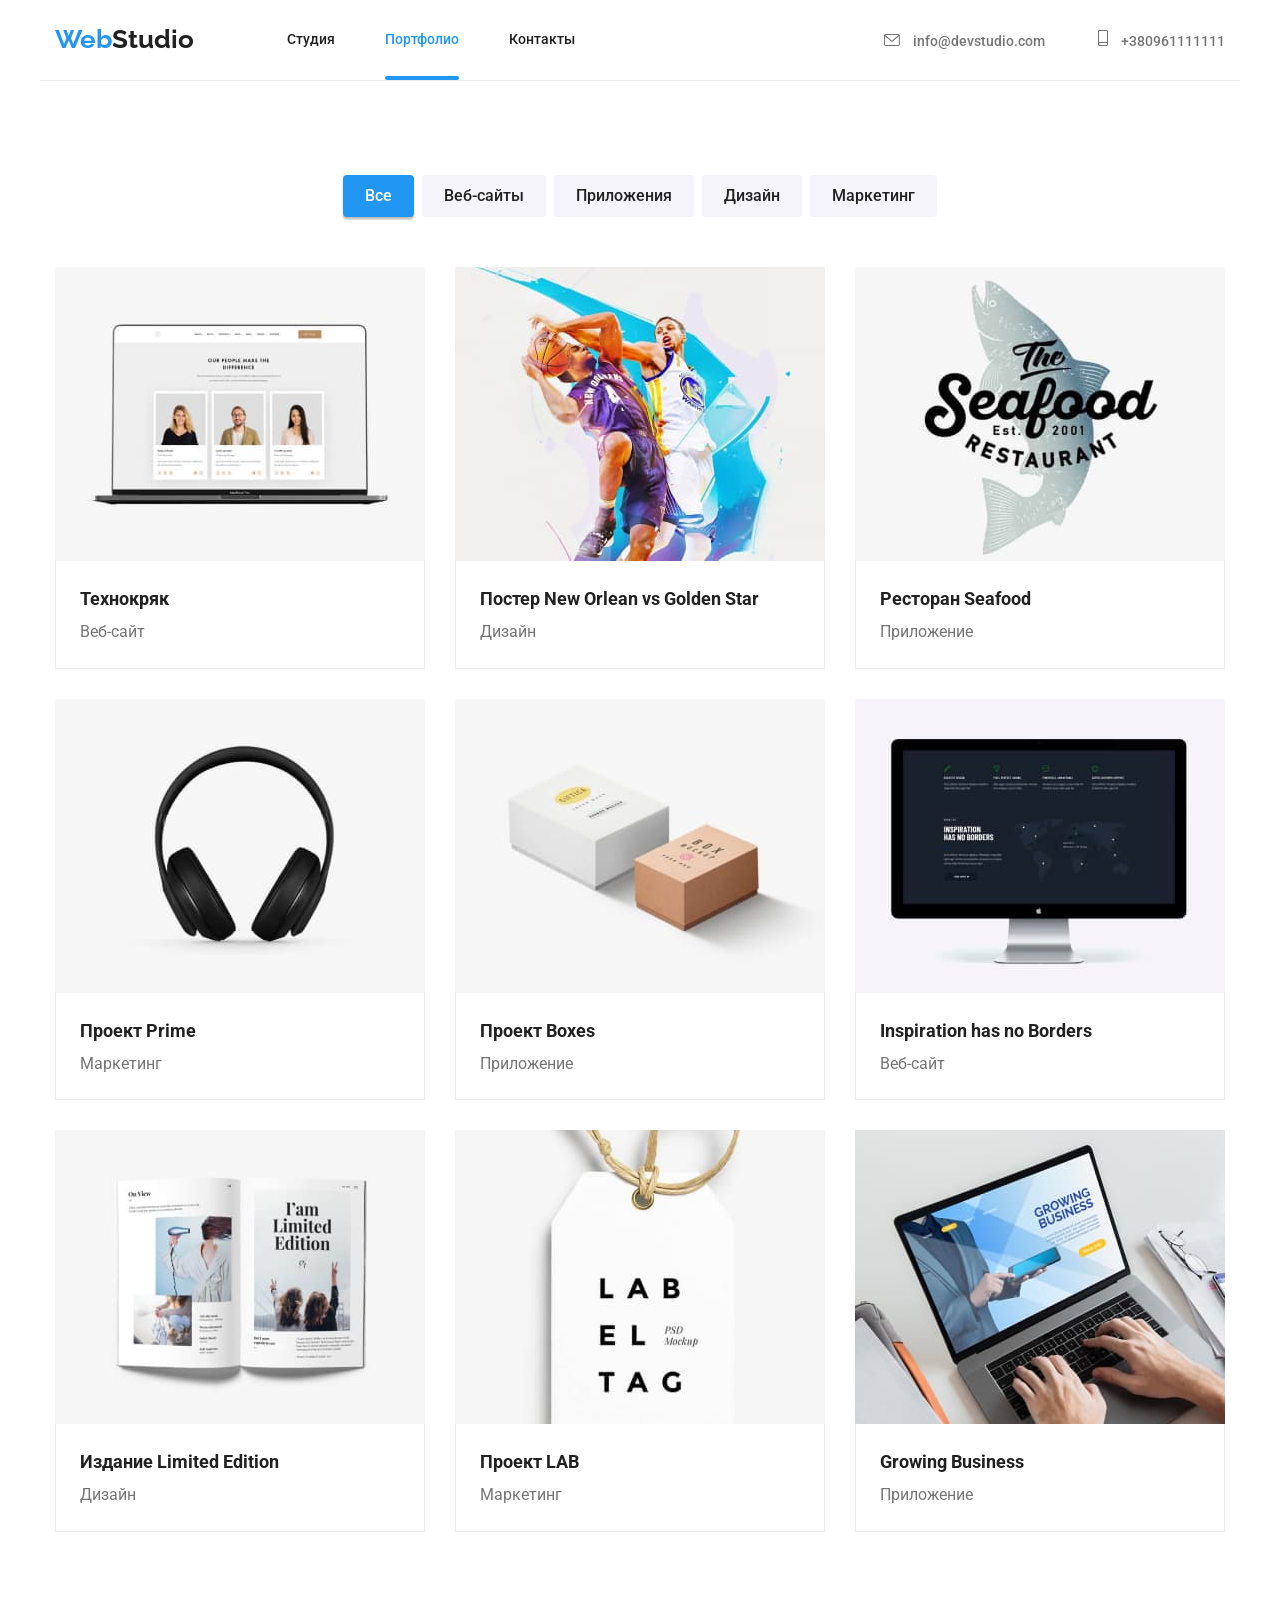
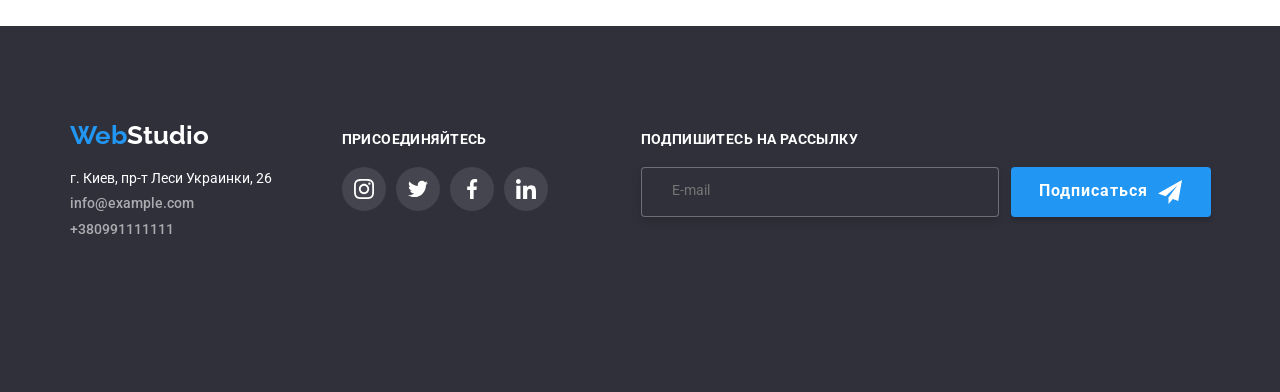
<file: portfolio.html>
<!DOCTYPE html>
<html lang="ru">
  <head>
    <meta charset="UTF-8" />
    <meta http-equiv="X-UA-Compatible" content="IE=edge" />
    <meta name="viewport" content="width=device-width, initial-scale=1.0" />
    <title>Document</title>
    <link rel="preconnect" href="https://fonts.googleapis.com" />
    <link rel="preconnect" href="https://fonts.gstatic.com" crossorigin />
    <link
      href="https://fonts.googleapis.com/css2?family=Raleway:wght@700&family=Roboto:wght@400;500;700;900&display=swap"
      rel="stylesheet"
    />
    <link
      rel="stylesheet"
      href="https://cdnjs.cloudflare.com/ajax/libs/modern-normalize/1.1.0/modern-normalize.min.css"
    />
    <link rel="stylesheet" href="./css/main.min.css" />
  </head>
  <body>
    <!-- Шапка страницы -->
    <header class="page-header">
      <div class="container page-header__container">
        <a href="./index.html" class="page-header__logo logo">
          <span class="logo__part">Web</span>Studio</a
        >
        <nav class="nav">
          <ul class="nav__list list">
            <li class="nav__item">
              <a href="./index.html" class="nav__link">Студия</a>
            </li>
            <li class="nav__item">
              <a href="./portfolio.html" class="nav__link nav__link--current">Портфолио</a>
            </li>
            <li class="nav__item"><a href="" class="nav__link">Контакты</a></li>
          </ul>
        </nav>
        <div class="contacts header-contacts">
          <a
            href="mailto:info@devstudio.com"
            class="contacts__link header-contacts__contacts__link"
          >
            <svg class="contacts__icon" width="16" height="12">
              <use href="./images/symbol-defs.svg#envelope"></use>
            </svg>
            info@devstudio.com</a
          >
          <a href="tel:+380961111111" class="contacts__link header-contacts__contacts__link">
            <svg class="contacts__icon" width="10" height="16">
              <use href="./images/symbol-defs.svg#smartphone"></use>
            </svg>
            +380961111111
          </a>
        </div>
      </div>
    </header>
    <main>
      <!--Фильтр-->
      <section class="filter section">
        <div class="container">
          <h1 hidden>Портфолио</h1>
          <ul class="list filter__container">
            <li class="filter__link">
              <button type="button" class="filter__button filter__button--accent">Все</button>
            </li>
            <li class="filter__link">
              <button type="button" class="filter__button">Веб-сайты</button>
            </li>
            <li class="filter__link">
              <button type="button" class="filter__button">Приложения</button>
            </li>
            <li class="filter__link">
              <button type="button" class="filter__button">Дизайн</button>
            </li>
            <li class="filter__link">
              <button type="button" class="filter__button">Маркетинг</button>
            </li>
          </ul>
          <!--Портфолио-->
          <ul class="list portfolio container">
            <li class="portfolio__item">
              <a href="" class="portfolio__link">
                <div class="overflow-hidden">
                  <img src="./images/Pimg1.jpg" alt="Фото сайта" width="370" />
                  <div class="overlay">
                    <p class="overlay__descr">
                      Ресурс предлагает комплексные предложения с разным уровнем функционала и
                      сервисов. Все это позволит посетителю получить исчерпывающие сведения о
                      компании или частном лице.
                    </p>
                  </div>
                </div>
                <div class="portfolio__wrapper">
                  <h2 class="portfolio__title">Технокряк</h2>
                  <p>Веб-сайт</p>
                </div>
              </a>
            </li>
            <li class="portfolio__item">
              <a href="" class="portfolio__link">
                <div class="overflow-hidden">
                  <img src="./images/Pimg2.jpg" alt="Два баскетболиста" width="370" />
                  <div class="overlay">
                    <p class="overlay__descr">
                      Ресурс предлагает комплексные предложения с разным уровнем функционала и
                      сервисов. Все это позволит посетителю получить исчерпывающие сведения о
                      компании или частном лице.
                    </p>
                  </div>
                </div>
                <div class="portfolio__wrapper">
                  <h2 class="portfolio__title">
                    Постер <span lang="en">New Orlean vs Golden Star</span>
                  </h2>
                  <p>Дизайн</p>
                </div>
              </a>
            </li>
            <li class="portfolio__item">
              <a href="" class="portfolio__link">
                <div class="overflow-hidden">
                  <img src="./images/Pimg3.jpg" alt="Логотип ресторана" width="370" />
                  <div class="overlay">
                    <p class="overlay__descr">
                      Ресурс предлагает комплексные предложения с разным уровнем функционала и
                      сервисов. Все это позволит посетителю получить исчерпывающие сведения о
                      компании или частном лице.
                    </p>
                  </div>
                </div>
                <div class="portfolio__wrapper">
                  <h2 class="portfolio__title">Ресторан <span lang="en">Seafood</span></h2>
                  <p>Приложение</p>
                </div>
              </a>
            </li>
            <li class="portfolio__item">
              <a href="" class="portfolio__link">
                <div class="overflow-hidden">
                  <img src="./images/Pimg4.jpg" alt="Наушники" width="370" />
                  <div class="overlay">
                    <p class="overlay__descr">
                      Ресурс предлагает комплексные предложения с разным уровнем функционала и
                      сервисов. Все это позволит посетителю получить исчерпывающие сведения о
                      компании или частном лице.
                    </p>
                  </div>
                </div>
                <div class="portfolio__wrapper">
                  <h2 class="portfolio__title">Проект <span lang="en">Prime</span></h2>
                  <p>Маркетинг</p>
                </div>
              </a>
            </li>
            <li class="portfolio__item">
              <a href="" class="portfolio__link">
                <div class="overflow-hidden">
                  <img src="./images/Pimg5.jpg" alt="Коробки" width="370" />
                  <div class="overlay">
                    <p class="overlay__descr">
                      Ресурс предлагает комплексные предложения с разным уровнем функционала и
                      сервисов. Все это позволит посетителю получить исчерпывающие сведения о
                      компании или частном лице.
                    </p>
                  </div>
                </div>
                <div class="portfolio__wrapper">
                  <h2 class="portfolio__title">Проект <span lang="en">Boxes</span></h2>
                  <p>Приложение</p>
                </div>
              </a>
            </li>
            <li class="portfolio__item">
              <a href="" class="portfolio__link">
                <div class="overflow-hidden">
                  <img src="./images/Pimg6.jpg" alt="Монитор" width="370" />
                  <div class="overlay">
                    <p class="overlay__descr">
                      Ресурс предлагает комплексные предложения с разным уровнем функционала и
                      сервисов. Все это позволит посетителю получить исчерпывающие сведения о
                      компании или частном лице.
                    </p>
                  </div>
                </div>
                <div class="portfolio__wrapper">
                  <h2 class="portfolio__title" lang="en">Inspiration has no Borders</h2>
                  <p>Веб-сайт</p>
                </div>
              </a>
            </li>
            <li class="portfolio__item">
              <a href="" class="portfolio__link">
                <div class="overflow-hidden">
                  <img src="./images/Pimg7.jpg" alt="Фото журнала" width="370" />
                  <div class="overlay">
                    <p class="overlay__descr">
                      Ресурс предлагает комплексные предложения с разным уровнем функционала и
                      сервисов. Все это позволит посетителю получить исчерпывающие сведения о
                      компании или частном лице.
                    </p>
                  </div>
                </div>
                <div class="portfolio__wrapper">
                  <h2 class="portfolio__title">Издание <span lang="en">Limited Edition</span></h2>
                  <p>Дизайн</p>
                </div>
              </a>
            </li>
            <li class="portfolio__item">
              <a href="" class="portfolio__link">
                <div class="overflow-hidden">
                  <img src="./images/Pimg8.jpg" alt="Фото бирки" width="370" />
                  <div class="overlay">
                    <p class="overlay__descr">
                      Ресурс предлагает комплексные предложения с разным уровнем функционала и
                      сервисов. Все это позволит посетителю получить исчерпывающие сведения о
                      компании или частном лице.
                    </p>
                  </div>
                </div>
                <div class="portfolio__wrapper">
                  <h2 class="portfolio__title">Проект <span lang="en">LAB</span></h2>
                  <p>Маркетинг</p>
                </div>
              </a>
            </li>
            <li class="portfolio__item">
              <a href="" class="portfolio__link">
                <div class="overflow-hidden">
                  <img src="./images/Pimg9.jpg" alt="Фото ноутбука" width="370" />
                  <div class="overlay">
                    <p class="overlay__descr">
                      Ресурс предлагает комплексные предложения с разным уровнем функционала и
                      сервисов. Все это позволит посетителю получить исчерпывающие сведения о
                      компании или частном лице.
                    </p>
                  </div>
                </div>
                <div class="portfolio__wrapper">
                  <h2 class="portfolio__title" lang="en">Growing Business</h2>
                  <p>Приложение</p>
                </div>
              </a>
            </li>
          </ul>
        </div>
      </section>
    </main>
    <!-- Футер -->
    <footer class="page-footer">
      <div class="container page-footer__container">
        <div class="page-footer__box">
          <a href="./index.html" class="logo page-footer__logo">
            <span class="logo__part">Web</span>Studio</a
          >
          <address class="contacts">
            <p class="contacts__text">г. Киев, пр-т Леси Украинки, 26</p>
            <ul class="list">
              <li class="contacts__item">
                <a href="mailto:info@example.com" class="contacts__link page-footer__contacts__link"
                  >info@example.com</a
                >
              </li>
              <li class="contacts__item">
                <a href="tel:+380991111111" class="contacts__link page-footer__contacts__link"
                  >+380991111111</a
                >
              </li>
            </ul>
          </address>
        </div>
        <div class="subscription">
          <p class="text">присоединяйтесь</p>
          <ul class="social-networks subscription__social-networks">
            <li class="list social-networks__list">
              <a href="" class="social-networks__link social-networks__link--backg">
                <svg
                  class="social-networks__icon social-networks__icon--inherit"
                  width="20"
                  height="20"
                >
                  <use href="./images/symbol-defs.svg#instagram"></use>
                </svg>
              </a>
            </li>
            <li class="list social-networks__list">
              <a href="" class="social-networks__link social-networks__link--backg">
                <svg
                  class="social-networks__icon social-networks__icon--inherit"
                  width="20"
                  height="20"
                >
                  <use href="./images/symbol-defs.svg#twitter"></use>
                </svg>
              </a>
            </li>
            <li class="list social-networks__list">
              <a href="" class="social-networks__link social-networks__link--backg">
                <svg
                  class="social-networks__icon social-networks__icon--inherit"
                  width="20"
                  height="20"
                >
                  <use href="./images/symbol-defs.svg#facebook"></use>
                </svg>
              </a>
            </li>
            <li class="list social-networks__list">
              <a href="" class="social-networks__link social-networks__link--backg">
                <svg
                  class="social-networks__icon social-networks__icon--inherit"
                  width="20"
                  height="20"
                >
                  <use href="./images/symbol-defs.svg#linkedin"></use>
                </svg>
              </a>
            </li>
          </ul>
        </div>
        <div class="newsletter">
          <p class="text">Подпишитесь на рассылку</p>
          <form>
            <div class="email-form">
              <input type="email" name="E-mail" id="E-mail" class="email-form__input" />
              <label for="E-mail" class="email-form__label">E-mail</label>
              <button type="submit" class="email-form__button">
                Подписаться
                <svg class="email-form__icon" width="24" height="24">
                  <use href="./images/symbol-defs.svg#icon-send"></use>
                </svg>
              </button>
            </div>
          </form>
        </div>
      </div>
    </footer>
  </body>
</html>
</file>
<file: css/main.min.css>
:root{--primary-text-color: #757575;--title-text-color: #212121;--accent-color: #2196f3;--primary-bg-color: #ffffff;--secondary-bg-color: #2f303a;--team-bg-color: #f5f4fa;--contacts-footer-color: rgba(255, 255, 255, 0.6);--client-icon-color: #afb1b8;--items: 3;--indent: 30px}.visually-hidden{position:absolute;white-space:nowrap;width:1px;height:1px;overflow:hidden;border:0;padding:0;clip:rect(0 0 0 0);-webkit-clip-path:inset(50%);clip-path:inset(50%);margin:-1px}.clients__list,.team__container,.works__container,.features__container,.contacts,.social-networks__list:not(:last-child){list-style:none;margin:0;padding:0}.hero__button,.application-form__button,.email-form__button{font-family:inherit;font-weight:700;font-size:16px;line-height:1.9;text-decoration:none;color:var(--primary-bg-color);background-color:var(--accent-color);-webkit-box-shadow:0px 4px 4px rgba(0,0,0,.15);box-shadow:0px 4px 4px rgba(0,0,0,.15);border-radius:4px;border:none;width:200px;height:50px;cursor:pointer}html{-webkit-box-sizing:border-box;box-sizing:border-box}*,*::before,*::after{-webkit-box-sizing:inherit;box-sizing:inherit}body{background-color:var(--primary-bg-color);color:var(--primary-text-color);font-family:Roboto,sans-serif;font-size:14px}.section,.works{padding-top:94px;padding-bottom:94px}.section--gadget,.page-footer__container,.clients,.team,.features__container{padding-top:60px;padding-bottom:60px}.container{width:100%;padding-left:15px;padding-right:15px;margin-left:auto;margin-right:auto}@media screen and (min-width: 480px){.container{max-width:480px}}@media screen and (min-width: 768px){.container{max-width:768px}}@media screen and (min-width: 1200px){.container{max-width:1200px}}h1,h2,h3,h4,h5,h6,p{margin:0}.list{list-style:none;margin:0;padding:0}img{display:block;width:100%;height:auto}textarea{resize:none}.social-networks{display:-webkit-box;display:-ms-flexbox;display:flex;-webkit-box-align:center;-ms-flex-align:center;align-items:center;-webkit-box-pack:center;-ms-flex-pack:center;justify-content:center;padding:0}.social-networks__list:not(:last-child){margin-right:10px}.social-networks__icon--inherit{fill:currentColor}.social-networks__link{display:-webkit-box;display:-ms-flexbox;display:flex;-webkit-box-align:center;-ms-flex-align:center;align-items:center;-webkit-box-pack:center;-ms-flex-pack:center;justify-content:center;width:44px;height:44px;border-radius:50%;-webkit-transition:background-color 250ms cubic-bezier(0.4, 0, 0.2, 1);transition:background-color 250ms cubic-bezier(0.4, 0, 0.2, 1)}.social-networks__link:hover,.social-networks__link:focus{background-color:var(--accent-color)}.social-networks__link--trans{fill:#afb1b8;-webkit-transition:color 250ms cubic-bezier(0.4, 0, 0.2, 1);transition:color 250ms cubic-bezier(0.4, 0, 0.2, 1)}.social-networks__link--trans:focus,.social-networks__link--trans:hover{fill:var(--primary-bg-color)}.social-networks__link--backg{background-color:rgba(255,255,255,.1);color:var(--primary-bg-color)}.logo,.page-footer__logo{display:inline-block;font-family:raleway,sans-serif;font-weight:700;font-size:24px;line-height:28px;text-decoration:none}@media screen and (min-width: 768px){.logo,.page-footer__logo{font-size:26px;line-height:31px}}@media screen and (min-width: 1200px){.logo,.page-footer__logo{font-size:26px;line-height:31px}}.logo__part{color:var(--accent-color)}@media screen and (min-width: 1200px){.contacts{margin-left:auto}}.contacts__icon{fill:currentColor;margin-right:8px}@media screen and (min-width: 1200px){.contacts__icon{margin-right:10px}}.contacts__text{color:var(--primary-bg-color);font-style:normal;margin-bottom:9px}.contacts__item:not(:last-child){margin-bottom:9px}.contacts__link{font-weight:500;line-height:1.14;text-decoration:none;-webkit-transition:color 250ms cubic-bezier(0.4, 0, 0.2, 1);transition:color 250ms cubic-bezier(0.4, 0, 0.2, 1)}.contacts__link:hover,.contacts__link:focus{color:var(--accent-color)}.header-contacts__contacts__link{color:var(--primary-text-color)}@media screen and (min-width: 768px)and (max-width: 1199px){.header-contacts__contacts__link{display:block;width:161px}}.header-contacts__contacts__link:not(:last-child){margin-right:50px}.email-form{position:relative;display:block}@media screen and (min-width: 1200px){.email-form{display:-webkit-box;display:-ms-flexbox;display:flex}}.email-form__input{width:100%;height:50px;background-color:var(--secondary-bg-color);border:1px solid rgba(255,255,255,.3);-webkit-filter:drop-shadow(0px 4px 4px rgba(0, 0, 0, 0.15));filter:drop-shadow(0px 4px 4px rgba(0, 0, 0, 0.15));border-radius:4px;margin-bottom:20px}@media screen and (min-width: 768px){.email-form__input{width:450px}}@media screen and (min-width: 1200px){.email-form__input{width:358px;margin-right:12px}}.email-form__label{position:absolute;left:31px;top:15px}.email-form__button{display:-webkit-box;display:-ms-flexbox;display:flex;-webkit-box-align:center;-ms-flex-align:center;align-items:center;-webkit-box-pack:center;-ms-flex-pack:center;justify-content:center;margin-left:auto;margin-right:auto;letter-spacing:.06em}.email-form__icon{margin-left:10px}.backdrop{z-index:10000;position:fixed;width:100%;height:100%;top:0;left:0;background:rgba(0,0,0,.2)}.backdrop.is-hidden{opacity:0;pointer-events:none}.modal{position:absolute;padding:40px;top:50%;left:50%;-webkit-transform:translate(-50%, -50%);transform:translate(-50%, -50%);width:450px;background-color:#fff;-webkit-box-shadow:0px 1px 3px rgba(0,0,0,.12),0px 1px 1px rgba(0,0,0,.14),0px 2px 1px rgba(0,0,0,.2);box-shadow:0px 1px 3px rgba(0,0,0,.12),0px 1px 1px rgba(0,0,0,.14),0px 2px 1px rgba(0,0,0,.2);border-radius:4px}@media screen and (min-width: 1200px){.modal{width:528px}}.button-close{position:absolute;top:8px;right:8px;display:-webkit-box;display:-ms-flexbox;display:flex;-webkit-box-align:center;-ms-flex-align:center;align-items:center;-webkit-box-pack:center;-ms-flex-pack:center;justify-content:center;width:30px;height:30px;color:var(--title-text-color);background:var(--primary-bg-color);border-radius:50%;border:1px solid rgba(0,0,0,.1);-webkit-transition:fill 250ms cubic-bezier(0.4, 0, 0.2, 1);transition:fill 250ms cubic-bezier(0.4, 0, 0.2, 1)}.button-close:hover{fill:var(--accent-color)}.application-form{display:-webkit-box;display:-ms-flexbox;display:flex;-webkit-box-align:center;-ms-flex-align:center;align-items:center;-webkit-box-pack:center;-ms-flex-pack:center;justify-content:center;-webkit-box-orient:vertical;-webkit-box-direction:normal;-ms-flex-direction:column;flex-direction:column;-ms-flex-preferred-size:100%;flex-basis:100%}.application-form__label{position:relative;margin-bottom:20px;font-size:12px}.application-form__title{font-weight:700;font-size:20px;line-height:30px;text-align:center;letter-spacing:.03em;color:var(--title-text-color);margin-bottom:12px}@media screen and (min-width: 1200px){.application-form__title{line-height:23px}}.application-form__button{display:-webkit-box;display:-ms-flexbox;display:flex;-webkit-box-align:center;-ms-flex-align:center;align-items:center;-webkit-box-pack:center;-ms-flex-pack:center;justify-content:center;letter-spacing:.06em}.application-form__icon{position:absolute;left:12px;top:30px;-webkit-transition:fill 250ms cubic-bezier(0.4, 0, 0.2, 1);transition:fill 250ms cubic-bezier(0.4, 0, 0.2, 1)}.application-form__input{width:448px;height:40px;margin-top:4px;border:1px solid rgba(33,33,33,.2);border-radius:4px;outline:none;padding-left:30px;padding-right:5px;-webkit-transition:outline 250ms cubic-bezier(0.4, 0, 0.2, 1);transition:outline 250ms cubic-bezier(0.4, 0, 0.2, 1)}.application-form__input:focus{outline:1px solid var(--accent-color)}.application-form__input:focus+.application-form__icon{fill:var(--accent-color)}.comment{margin-bottom:20px}.comment__text{width:448px;height:138px;border:1px solid rgba(33,33,33,.2);border-radius:4px;outline:none;padding:12px 16px;margin-top:4px;-webkit-transition:outline 250ms cubic-bezier(0.4, 0, 0.2, 1);transition:outline 250ms cubic-bezier(0.4, 0, 0.2, 1)}.comment__text::-webkit-input-placeholder{font-weight:400;line-height:16px;letter-spacing:.01em;color:rgba(117,117,117,.5)}.comment__text::-moz-placeholder{font-weight:400;line-height:16px;letter-spacing:.01em;color:rgba(117,117,117,.5)}.comment__text:-ms-input-placeholder{font-weight:400;line-height:16px;letter-spacing:.01em;color:rgba(117,117,117,.5)}.comment__text::-ms-input-placeholder{font-weight:400;line-height:16px;letter-spacing:.01em;color:rgba(117,117,117,.5)}.comment__text::placeholder{font-weight:400;line-height:16px;letter-spacing:.01em;color:rgba(117,117,117,.5)}.comment__text:focus{outline:1px solid #2196f3}.checkbox{margin-bottom:20px}.checkbox__icon{fill:var(--primary-bg-color)}.checkbox__field{display:-webkit-inline-box;display:-ms-inline-flexbox;display:inline-flex;-webkit-box-align:center;-ms-flex-align:center;align-items:center;-webkit-box-pack:center;-ms-flex-pack:center;justify-content:center;margin-right:7px;background:#fff;outline:2px solid var(--title-text-color);border-radius:2px;outline-offset:-2px;-webkit-transition:background-color 250ms cubic-bezier(0.4, 0, 0.2, 1),border 250ms cubic-bezier(0.4, 0, 0.2, 1);transition:background-color 250ms cubic-bezier(0.4, 0, 0.2, 1),border 250ms cubic-bezier(0.4, 0, 0.2, 1)}.checkbox__input:checked+.checkbox__field{background-color:var(--accent-color);outline:none}.agreement{font-weight:400;font-size:12px;line-height:14px}@media screen and (min-width: 1200px){.agreement{line-height:24px}}.agreement__link{color:var(--accent-color);-webkit-text-decoration-line:underline;text-decoration-line:underline}.filter__container{display:-webkit-box;display:-ms-flexbox;display:flex;-ms-flex-wrap:wrap;flex-wrap:wrap;margin-bottom:40px;gap:8px}@media screen and (min-width: 768px){.filter__container{margin-bottom:30px;display:-webkit-box;display:-ms-flexbox;display:flex;-webkit-box-align:center;-ms-flex-align:center;align-items:center;-webkit-box-pack:center;-ms-flex-pack:center;justify-content:center}}@media screen and (min-width: 1200px){.filter__container{margin-bottom:50px;display:-webkit-box;display:-ms-flexbox;display:flex;-webkit-box-align:center;-ms-flex-align:center;align-items:center;-webkit-box-pack:center;-ms-flex-pack:center;justify-content:center}}.filter__button{color:var(--title-text-color);background-color:#f5f4fa;font-family:inherit;font-weight:500;font-size:16px;line-height:1.9;text-align:center;text-decoration:none;border:none;border-radius:4px;cursor:pointer;display:inline-block;padding:6px 22px;-webkit-transition:color 250ms cubic-bezier(0.4, 0, 0.2, 1),background-color 250ms cubic-bezier(0.4, 0, 0.2, 1);transition:color 250ms cubic-bezier(0.4, 0, 0.2, 1),background-color 250ms cubic-bezier(0.4, 0, 0.2, 1)}.filter__button--accent,.filter__button:focus,.filter__button:hover{color:var(--primary-bg-color);background-color:var(--accent-color)}.filter__button--accent{-webkit-box-shadow:0px 3px 1px rgba(0,0,0,.1),0px 1px 2px rgba(0,0,0,.08),0px 2px 2px rgba(0,0,0,.12);box-shadow:0px 3px 1px rgba(0,0,0,.1),0px 1px 2px rgba(0,0,0,.08),0px 2px 2px rgba(0,0,0,.12);border-radius:4px}.overlay{position:absolute;top:0;left:0;-webkit-transform:translateY(100%);transform:translateY(100%);background:rgba(33,150,243,.9);padding:77px 24px;-webkit-transition:-webkit-transform 250ms cubic-bezier(0.4, 0, 0.2, 1);transition:-webkit-transform 250ms cubic-bezier(0.4, 0, 0.2, 1);transition:transform 250ms cubic-bezier(0.4, 0, 0.2, 1);transition:transform 250ms cubic-bezier(0.4, 0, 0.2, 1), -webkit-transform 250ms cubic-bezier(0.4, 0, 0.2, 1)}@media screen and (min-width: 1200px){.overlay{padding:63px 24px}}.overlay__descr{font-style:normal;font-weight:400;font-size:18px;line-height:28px;letter-spacing:.03em;color:var(--primary-bg-color)}.portfolio__item:hover .overlay{-webkit-transform:translateY(0);transform:translateY(0)}.overflow-hidden{position:relative;overflow:hidden}.page-header__container{display:none}@media screen and (min-width: 768px){.page-header__container{display:-webkit-box;display:-ms-flexbox;display:flex;-webkit-box-align:center;-ms-flex-align:center;align-items:center;border-bottom:solid 1px #ececec}}@media screen and (min-width: 1200px){.page-header__container{display:-webkit-box;display:-ms-flexbox;display:flex;-webkit-box-align:center;-ms-flex-align:center;align-items:center;-webkit-box-pack:center;-ms-flex-pack:center;justify-content:center;border-bottom:solid 1px #ececec}}.page-header__logo{color:var(--title-text-color);text-align:left;margin-right:88px}@media screen and (min-width: 1200px){.page-header__logo{margin-right:93px}}.nav__list{display:-webkit-box;display:-ms-flexbox;display:flex}@media screen and (min-width: 768px){.nav__list{margin-right:84px}}.nav__link{position:relative;display:inline-block;color:var(--title-text-color);font-weight:500;line-height:1.14;text-decoration:none;padding-top:32px;padding-bottom:32px;-webkit-transition:color 250ms cubic-bezier(0.4, 0, 0.2, 1);transition:color 250ms cubic-bezier(0.4, 0, 0.2, 1)}.nav__link--current,.nav__link:hover,.nav__link:focus{color:var(--accent-color)}.nav__link--current::after{content:"";position:absolute;display:inline-block;width:100%;height:4px;left:0;bottom:0;background-color:var(--accent-color);border-radius:30px}.nav__item:not(:last-child){margin-right:50px}.mobile-header{display:-webkit-box;display:-ms-flexbox;display:flex;-webkit-box-align:center;-ms-flex-align:center;align-items:center;padding:16px 15px}@media screen and (min-width: 768px){.mobile-header{display:none}}@media screen and (min-width: 1200px){.mobile-header{display:none}}.mobile-header__logo{display:block;color:var(--title-text-color)}.mobile-header__button{z-index:1000;background-color:rgba(0,0,0,0);border:none;width:40px;height:40px;display:-webkit-box;display:-ms-flexbox;display:flex;-webkit-box-align:center;-ms-flex-align:center;align-items:center;-webkit-box-pack:center;-ms-flex-pack:center;justify-content:center;margin-left:auto}.mobile-header__close{opacity:0;-webkit-transition:250ms cubic-bezier(0.4, 0, 0.2, 1);transition:250ms cubic-bezier(0.4, 0, 0.2, 1)}.mobile-header__button.is-open .mobile-header__close{opacity:1}.mobile-header__burger{-webkit-transition:250ms cubic-bezier(0.4, 0, 0.2, 1);transition:250ms cubic-bezier(0.4, 0, 0.2, 1)}.mobile-header__button.is-open .mobile-header__burger{opacity:0}.mobile-menu{display:-webkit-box;display:-ms-flexbox;display:flex;-webkit-box-orient:vertical;-webkit-box-direction:normal;-ms-flex-direction:column;flex-direction:column;position:fixed;top:0;left:0;z-index:100;-webkit-transform:translateX(100%);transform:translateX(100%);padding:48px 40px;width:100vh;height:100vh;background-color:var(--primary-bg-color);-webkit-transition:-webkit-transform 250ms cubic-bezier(0.4, 0, 0.2, 1);transition:-webkit-transform 250ms cubic-bezier(0.4, 0, 0.2, 1);transition:transform 250ms cubic-bezier(0.4, 0, 0.2, 1);transition:transform 250ms cubic-bezier(0.4, 0, 0.2, 1), -webkit-transform 250ms cubic-bezier(0.4, 0, 0.2, 1)}.mobile-menu.is-open{-webkit-transform:translateX(0);transform:translateX(0)}@media screen and (min-width: 768px){.mobile-menu{display:none}}@media screen and (min-width: 1200px){.mobile-menu{display:none}}@media screen and (max-width: 767px){.mobile-menu{display:none;position:absolute}}.mobile-menu__nav{margin-bottom:auto;font-weight:500;font-size:40px;line-height:47px;letter-spacing:.02em;color:#212121}.mobile-menu__nav__item:not(:last-child){margin-bottom:32px}.mobile-menu__nav__item .current{color:#2196f3}.mobile-menu__contacts{margin-bottom:64px;font-weight:500;font-size:24px;line-height:28px;letter-spacing:.02em;color:#757575}.mobile-menu__contacts__item:not(:last-child){margin-bottom:32px}.mobile-menu__contacts__item .accent{font-size:34px;color:#2196f3}.mobile-menu__socials{display:-webkit-box;display:-ms-flexbox;display:flex;-ms-flex-wrap:wrap;flex-wrap:wrap;-webkit-box-align:center;-ms-flex-align:center;align-items:center;gap:10px;font-weight:500;font-size:18px;line-height:22px;letter-spacing:.02em;color:#2196f3}.mobile-menu__socials__item:not(:last-child) .mobile-menu__socials__link{padding-right:10px;border-right:1px solid rgba(33,33,33,.2)}.hero{background-color:var(--secondary-bg-color);color:var(--primary-bg-color);text-align:center;padding:118px 0;max-width:1600px;height:400px;margin-right:auto;margin-left:auto;background-image:-webkit-gradient(linear, left top, left bottom, from(rgba(47, 48, 58, 0.4)), to(rgba(47, 48, 58, 0.4))),url(../images/hero-img.jpg);background-image:linear-gradient(rgba(47, 48, 58, 0.4), rgba(47, 48, 58, 0.4)),url(../images/hero-img.jpg);background-repeat:no-repeat;background-position:center;background-size:cover}@media screen and (min-width: 1200px){.hero{padding:200px 0;height:600px}}.hero__title{font-weight:900;font-size:26px;line-height:42px;text-transform:uppercase;margin-bottom:30px}@media screen and (min-width: 1200px){.hero__title{font-size:44px;line-height:60px}}.hero__button{display:inline-block;padding:10px 32px;-webkit-transition:background-color 250ms cubic-bezier(0.4, 0, 0.2, 1);transition:background-color 250ms cubic-bezier(0.4, 0, 0.2, 1)}.hero__button:focus,.hero__button:hover{background-color:#188ce8}.features__container{display:-webkit-box;display:-ms-flexbox;display:flex;-ms-flex-wrap:wrap;flex-wrap:wrap;gap:30px}@media screen and (min-width: 1200px){.features__container{padding-top:94px;padding-bottom:94px}}@media screen and (min-width: 768px){.features__list{width:354px}}@media screen and (min-width: 1200px){.features__list{width:270px}}.features__title{color:var(--title-text-color);font-weight:700;line-height:1.17;text-align:left;text-transform:uppercase;margin-bottom:10px}.features__descr{line-height:1.71}.features__box{display:-webkit-box;display:-ms-flexbox;display:flex;-webkit-box-align:center;-ms-flex-align:center;align-items:center;-webkit-box-pack:center;-ms-flex-pack:center;justify-content:center;height:120px;background:#f5f4fa;border-radius:4px;margin-bottom:30px}.works{padding-top:0}@media screen and (max-width: 1199px){.works{display:none}}.works__container{display:-webkit-box;display:-ms-flexbox;display:flex}.works__title{color:var(--title-text-color);font-weight:700;font-size:36px;line-height:1.16;text-align:center;margin-bottom:50px}.works__link{position:relative}.works__link:not(:last-child){margin-right:30px}.works__descr{font-style:normal;font-weight:700;line-height:16px;text-align:center;letter-spacing:.03em;text-transform:uppercase;color:var(--primary-bg-color);background:rgba(47,48,58,.8);position:absolute;display:-webkit-box;display:-ms-flexbox;display:flex;-webkit-box-align:center;-ms-flex-align:center;align-items:center;-webkit-box-pack:center;-ms-flex-pack:center;justify-content:center;width:100%;height:70px;left:0;bottom:0}.team{background-color:var(--team-bg-color);font-size:16px;line-height:1.18;text-align:center}@media screen and (min-width: 1200px){.team{padding-top:94px;padding-bottom:94px}}.team__container{display:-webkit-box;display:-ms-flexbox;display:flex;-ms-flex-wrap:wrap;flex-wrap:wrap;gap:30px}.team__list{background-color:var(--primary-bg-color);border-radius:0px 0px 4px 4px;-webkit-box-shadow:0px 1px 3px rgba(0,0,0,.12),0px 1px 1px rgba(0,0,0,.14),0px 2px 1px rgba(0,0,0,.2);box-shadow:0px 1px 3px rgba(0,0,0,.12),0px 1px 1px rgba(0,0,0,.14),0px 2px 1px rgba(0,0,0,.2)}@media screen and (min-width: 768px){.team__list{width:354px}}@media screen and (min-width: 1200px){.team__list{width:270px}}.team__descr{padding-top:30px;padding-bottom:30px}.team__title{color:var(--title-text-color);font-weight:700;font-size:36px;line-height:1.16;margin-bottom:50px}.team__name{color:var(--title-text-color);font-weight:500;margin-bottom:10px}.team__social-networks{list-style:none;margin-top:16px;margin-right:auto;margin-left:auto}@media screen and (min-width: 1200px){.clients{padding-top:94px;padding-bottom:94px}}.clients__title{font-style:normal;font-weight:700;font-size:36px;line-height:42px;text-align:center;letter-spacing:.03em;text-decoration:none;color:var(--title-text-color);margin-top:0;margin-bottom:50px}.clients__list{display:-webkit-box;display:-ms-flexbox;display:flex;-ms-flex-wrap:wrap;flex-wrap:wrap;-webkit-box-pack:center;-ms-flex-pack:center;justify-content:center;padding-left:0;gap:30px}.clients__item{display:-webkit-box;display:-ms-flexbox;display:flex;-webkit-box-align:center;-ms-flex-align:center;align-items:center;-webkit-box-pack:center;-ms-flex-pack:center;justify-content:center}.clients__link{display:-webkit-box;display:-ms-flexbox;display:flex;-webkit-box-align:center;-ms-flex-align:center;align-items:center;-webkit-box-pack:center;-ms-flex-pack:center;justify-content:center;width:170px;height:92px;border:1px solid #afb1b8;border-radius:4px;color:var(--client-icon-color);padding:16px,32px;-webkit-transition:color 250ms cubic-bezier(0.4, 0, 0.2, 1);transition:color 250ms cubic-bezier(0.4, 0, 0.2, 1)}.clients__link:hover,.clients__link:focus{color:var(--accent-color);border:1px solid var(--accent-color)}.clients__icon{fill:currentColor}.page-footer{background-color:var(--secondary-bg-color)}.page-footer__container{text-align:center;-webkit-box-pack:center;-ms-flex-pack:center;justify-content:center;padding-top:60px;padding-bottom:60px}@media screen and (min-width: 768px){.page-footer__container{display:-webkit-box;display:-ms-flexbox;display:flex;-ms-flex-wrap:wrap;flex-wrap:wrap;-webkit-box-align:baseline;-ms-flex-align:baseline;align-items:baseline}}@media screen and (min-width: 1200px){.page-footer__container{display:-webkit-box;display:-ms-flexbox;display:flex;-ms-flex-wrap:nowrap;flex-wrap:nowrap;text-align:left;padding-top:94px;padding-bottom:94px}}.page-footer__box{margin-bottom:60px}@media screen and (min-width: 768px){.page-footer__box{margin-right:165px}}@media screen and (min-width: 1200px){.page-footer__box{margin-right:70px}}.page-footer__logo{color:var(--primary-bg-color);line-height:1.17;margin-bottom:20px}.page-footer__contacts__link{display:inline-block;color:var(--contacts-footer-color);font-style:normal}.text{font-weight:700;font-size:14px;line-height:16px;letter-spacing:.03em;text-transform:uppercase;color:var(--primary-bg-color);margin-bottom:20px}@media screen and (min-width: 1200px){.text{text-align:left}}.subscription{display:block;margin-bottom:60px}@media screen and (min-width: 1200px){.subscription{margin-right:93px}}.subscription__social-networks{margin-left:0}.portfolio{display:-webkit-box;display:-ms-flexbox;display:flex;-ms-flex-wrap:wrap;flex-wrap:wrap;gap:30px}.portfolio__wrapper{padding:20px 24px;border:1px solid #eee;border-top:none}.portfolio__link{color:var(--primary-text-color);font-size:16px;line-height:1.9;text-align:left;text-decoration:none}.portfolio__title{color:var(--title-text-color);font-weight:700;font-size:18px;line-height:2;text-align:left}.portfolio__item{-ms-flex-preferred-size:450px;flex-basis:450px;-webkit-transition:-webkit-box-shadow 250ms cubic-bezier(0.4, 0, 0.2, 1);transition:-webkit-box-shadow 250ms cubic-bezier(0.4, 0, 0.2, 1);transition:box-shadow 250ms cubic-bezier(0.4, 0, 0.2, 1);transition:box-shadow 250ms cubic-bezier(0.4, 0, 0.2, 1), -webkit-box-shadow 250ms cubic-bezier(0.4, 0, 0.2, 1)}@media screen and (min-width: 768px){.portfolio__item{-ms-flex-preferred-size:354px;flex-basis:354px}}@media screen and (min-width: 1200px){.portfolio__item{-ms-flex-preferred-size:370px;flex-basis:370px}}.portfolio__item:hover,.portfolio__item:focus{-webkit-box-shadow:0px 1px 1px rgba(0,0,0,.12),0px 4px 4px rgba(0,0,0,.06),1px 4px 6px rgba(0,0,0,.16);box-shadow:0px 1px 1px rgba(0,0,0,.12),0px 4px 4px rgba(0,0,0,.06),1px 4px 6px rgba(0,0,0,.16)}/*# sourceMappingURL=main.min.css.map */
</file>
